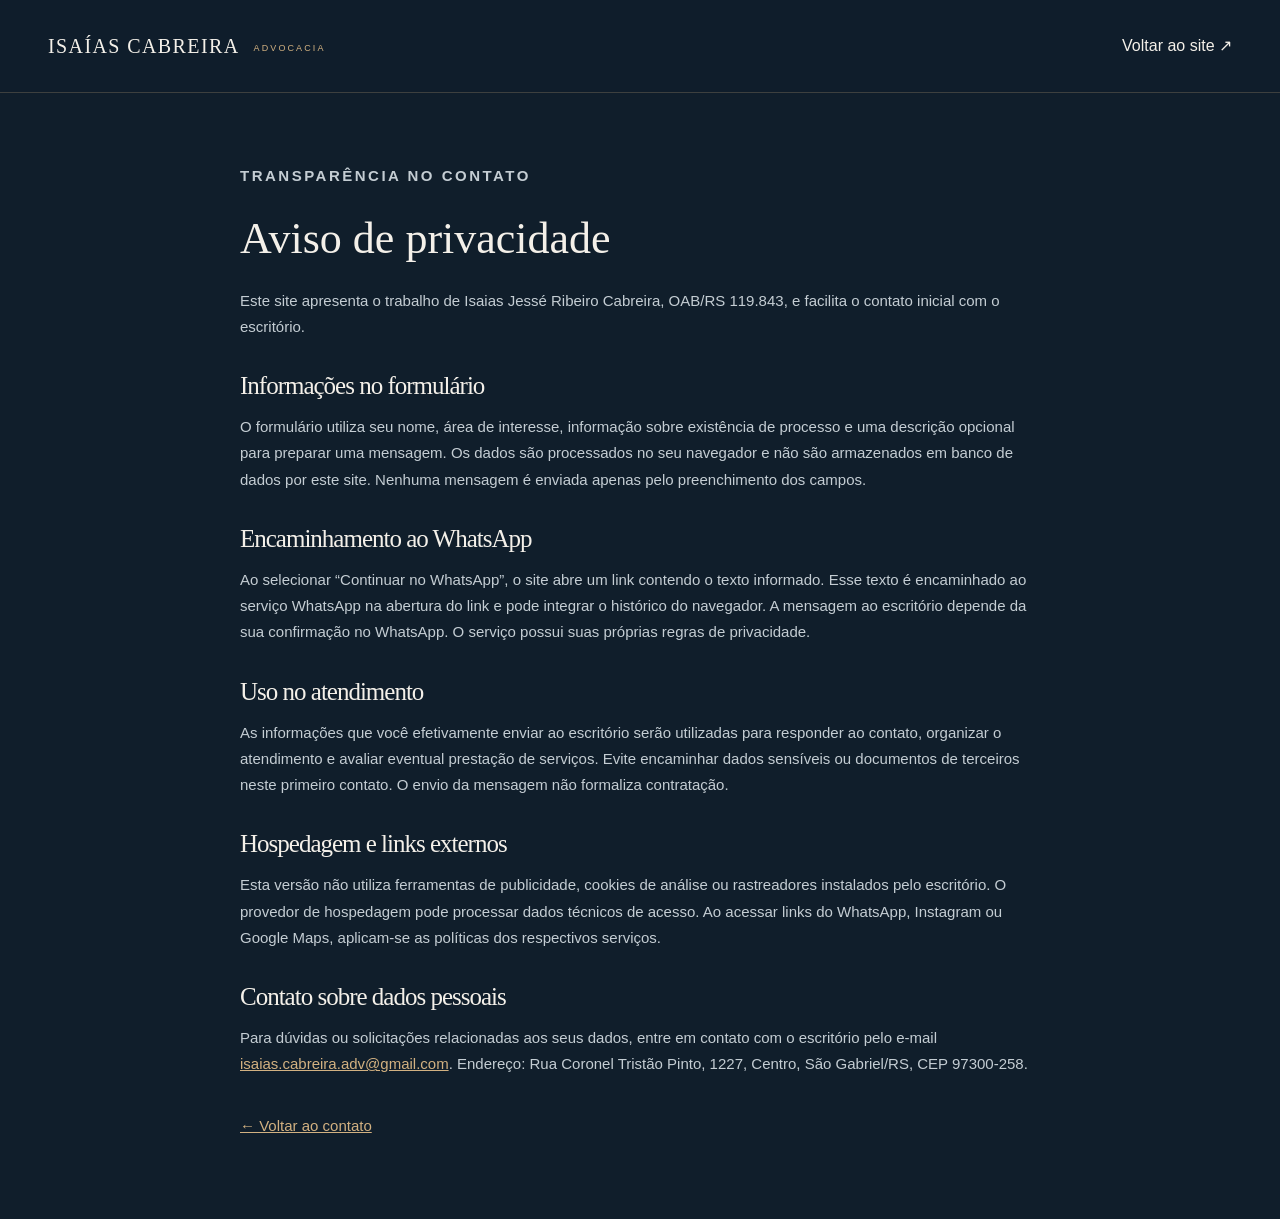
<file: privacidade.html>
<!doctype html><html lang="pt-BR"><head><meta charset="utf-8"><meta name="viewport" content="width=device-width,initial-scale=1"><title>Privacidade | Dr. Isaías Cabreira</title><meta name="robots" content="noindex"><link rel="stylesheet" href="assets/styles.css"><link rel="icon" href="assets/favicon.svg"></head><body><header class="header"><div class="container nav-wrap"><a href="index.html" class="brand">ISAÍAS CABREIRA<small>ADVOCACIA</small></a><a href="index.html#contato">Voltar ao site ↗</a></div></header><main class="container privacy-main"><p class="eyebrow">TRANSPARÊNCIA NO CONTATO</p><h1>Aviso de privacidade</h1><p>Este site apresenta o trabalho de Isaias Jessé Ribeiro Cabreira, OAB/RS 119.843, e facilita o contato inicial com o escritório.</p><h2>Informações no formulário</h2><p>O formulário utiliza seu nome, área de interesse, informação sobre existência de processo e uma descrição opcional para preparar uma mensagem. Os dados são processados no seu navegador e não são armazenados em banco de dados por este site. Nenhuma mensagem é enviada apenas pelo preenchimento dos campos.</p><h2>Encaminhamento ao WhatsApp</h2><p>Ao selecionar “Continuar no WhatsApp”, o site abre um link contendo o texto informado. Esse texto é encaminhado ao serviço WhatsApp na abertura do link e pode integrar o histórico do navegador. A mensagem ao escritório depende da sua confirmação no WhatsApp. O serviço possui suas próprias regras de privacidade.</p><h2>Uso no atendimento</h2><p>As informações que você efetivamente enviar ao escritório serão utilizadas para responder ao contato, organizar o atendimento e avaliar eventual prestação de serviços. Evite encaminhar dados sensíveis ou documentos de terceiros neste primeiro contato. O envio da mensagem não formaliza contratação.</p><h2>Hospedagem e links externos</h2><p>Esta versão não utiliza ferramentas de publicidade, cookies de análise ou rastreadores instalados pelo escritório. O provedor de hospedagem pode processar dados técnicos de acesso. Ao acessar links do WhatsApp, Instagram ou Google Maps, aplicam-se as políticas dos respectivos serviços.</p><h2>Contato sobre dados pessoais</h2><p>Para dúvidas ou solicitações relacionadas aos seus dados, entre em contato com o escritório pelo e-mail <a href="mailto:isaias.cabreira.adv@gmail.com">isaias.cabreira.adv@gmail.com</a>. Endereço: Rua Coronel Tristão Pinto, 1227, Centro, São Gabriel/RS, CEP 97300-258.</p><p style="margin-top:35px"><a href="index.html#contato">← Voltar ao contato</a></p></main></body></html>
</file>
<file: assets/styles.css>
:root{--navy:#101e2b;--navy2:#162736;--brown:#30211c;--gold:#d2b181;--cream:#f4f0e9;--ink:#202c35;--muted:#b7bfc4;--line:rgba(210,177,129,.24)}*{box-sizing:border-box}html{scroll-behavior:smooth;scroll-padding-top:95px}body{margin:0;background:var(--navy);color:var(--cream);font:16px/1.75 Arial,Helvetica,sans-serif}a{color:inherit;text-decoration:none}button,input,textarea,select{font:inherit}button,a,input,select,textarea,summary{-webkit-tap-highlight-color:transparent}button,a,summary{touch-action:manipulation}img{display:block;max-width:100%;height:auto}h1,h2,h3,p,figure{margin:0}h1,h2,h3{font-family:Georgia,'Times New Roman',serif;font-weight:400;line-height:1.12}em{color:var(--gold);font-weight:400}p+p{margin-top:18px}.container{width:min(1220px,calc(100% - 96px));margin:auto}.section{padding:104px 0}.eyebrow{font-size:10px;font-weight:700;letter-spacing:2.5px;color:var(--gold);margin-bottom:25px}.header{position:sticky;top:0;z-index:30;background:rgba(16,30,43,.98);border-bottom:1px solid var(--line)}.nav-wrap{height:92px;display:flex;align-items:center;justify-content:space-between;gap:24px}.brand{display:flex;align-items:center;gap:14px;font-family:Georgia,serif;font-size:20px;letter-spacing:1.4px;line-height:1.35}.brand small{display:block;font:9px/1.8 Arial,sans-serif;letter-spacing:2.1px;color:var(--gold);margin-top:4px}.brand-icon{font-size:38px;font-family:Georgia,serif;color:var(--gold)}nav{display:flex;align-items:center;gap:30px;font-size:12px}nav a:hover,.text-link:hover,.contact-line:hover{color:var(--gold)}.nav-contact{border:1px solid var(--line);padding:10px 20px}.nav-contact span{margin-left:20px}.menu-button{display:none}.hero{background:radial-gradient(ellipse at 15% 65%,#21334444,transparent 60%),var(--navy);overflow:hidden}.hero-grid{display:grid;grid-template-columns:1.15fr 1fr;gap:70px;align-items:center;padding-top:45px}.hero-copy{padding:10px 0 25px}.identity-frame{height:77px;width:300px;overflow:hidden;position:relative;margin-bottom:30px;border:1px solid var(--line)}.identity-frame img{position:absolute;width:300px;max-width:none;height:auto;top:-176px}.hero h1{font-size:clamp(42px,4.2vw,65px);letter-spacing:-1.7px;line-height:1.08;margin-bottom:25px}.lead{color:#c3cbd0;font-size:16px;max-width:470px}.actions{display:flex;gap:27px;align-items:center;margin-top:32px}.button{display:inline-flex;justify-content:space-between;align-items:center;gap:28px;padding:15px 24px;font-size:12px;font-weight:700;border:0;cursor:pointer;transition:background .2s,transform .2s}.gold{background:var(--gold);color:#251d16}.gold:hover{background:#e0c59c;transform:translateY(-2px)}.text-link{font-size:12px;border-bottom:1px solid var(--line);padding-bottom:6px}.text-link span{margin-left:12px}.hero-notes{display:flex;gap:22px;color:#9eacb7;font-size:10px;margin-top:38px}.hero-notes span:before{content:'·';color:var(--gold);margin-right:8px}.hero-portrait{height:615px;position:relative;border-radius:180px 0 0 0;overflow:hidden}.hero-portrait>img{width:100%;height:100%;object-fit:cover;object-position:50% 30%}.hero-portrait:after{content:'';position:absolute;inset:45% 0 0;background:linear-gradient(transparent,rgba(16,30,43,.9))}.portrait-caption{position:absolute;bottom:32px;left:32px;z-index:1}.portrait-caption span{font:28px Georgia,serif}.portrait-caption small{display:block;font-size:9px;letter-spacing:2px;color:var(--gold);margin-top:7px}.hero-bottom{display:flex;justify-content:space-between;padding-top:32px;padding-bottom:30px;font-size:9px;letter-spacing:2px;color:#a6b0b7}.hero-bottom a{letter-spacing:.5px}.light{background:var(--cream);color:var(--ink)}.light .eyebrow{color:#795b36}h2{font-size:clamp(33px,3.1vw,47px);letter-spacing:-1px}.section-heading{display:flex;justify-content:space-between;gap:60px;align-items:flex-end;margin-bottom:48px}.section-heading>p{max-width:310px;color:#67717a;font-size:14px}.areas-grid{display:grid;grid-template-columns:repeat(4,1fr);border-top:1px solid #d4ccc0;border-bottom:1px solid #d4ccc0}.area{padding:32px 24px 32px 0;display:flex;flex-direction:column}.area+.area{border-left:1px solid #d4ccc0;padding-left:24px}.area-number{font:italic 28px Georgia,serif;color:#947345;margin-bottom:30px}.area h3{font-size:25px;min-height:57px;margin-bottom:20px}.area p{font-size:13px;color:#58626b;line-height:1.9;flex:1}.area a{font-size:10px;font-weight:700;margin-top:28px;display:flex;justify-content:space-between;gap:8px}.area a:hover{color:#845c31}.section-footnote{font-size:11px;color:#69737a;margin-top:22px}.lawyer-grid{display:grid;grid-template-columns:1fr 1.1fr;gap:100px;align-items:center}.about-photo{position:relative;padding:0 22px 22px 0}.about-photo:before{content:'';position:absolute;inset:30px 0 0 30px;border:1px solid var(--gold);z-index:0}.about-photo img{width:100%;height:550px;object-fit:cover;position:relative}.photo-label{position:relative;background:var(--brown);padding:14px 20px;letter-spacing:2px;font-size:9px;color:var(--gold)}.about-copy h2{font-size:57px}.registration{color:var(--gold);font-size:11px;margin:22px 0 25px}.large-text{font:23px/1.5 Georgia,serif!important;color:var(--cream)!important}.about-copy>p:not(.eyebrow):not(.registration){font-size:14px;color:#b8c2ca}.about-copy .text-link{display:inline-block;margin-top:26px}.method{background:var(--brown);border-top:1px solid var(--line);border-bottom:1px solid var(--line)}.method .section-heading>p{color:#c4b7ad}.steps{display:grid;grid-template-columns:repeat(4,1fr);gap:30px;margin-top:55px}.steps article{border-top:1px solid #7f6651;padding-top:24px}.steps span{font-size:9px;letter-spacing:1.7px;color:var(--gold)}.steps h3{font-size:23px;margin:18px 0}.steps p{font-size:13px;color:#c9beb5}.team-grid{display:grid;grid-template-columns:1.2fr .8fr;gap:100px;align-items:center}.light em{color:#85613d}.team-copy h3{font-size:25px;margin-top:35px}.role{font-size:10px;letter-spacing:2px;color:#846341;margin:10px 0 24px}.team-copy>p:not(.eyebrow):not(.role){color:#5d656c;font-size:14px}.team-tags{display:flex;flex-wrap:wrap;gap:8px;margin-top:28px}.team-tags span{border:1px solid #d7cec0;padding:6px 10px;font-size:10px;color:#6d5a42}.team-photo img{height:470px;width:100%;object-fit:cover;object-position:50% 30%;border-radius:120px 0 0 0}.team-photo figcaption{background:var(--brown);padding:20px 24px;color:var(--cream);font:18px Georgia,serif}.team-photo figcaption span{display:block;font:10px Arial,sans-serif;color:var(--gold);margin-top:8px}.faq-grid{display:grid;grid-template-columns:1fr 1.2fr;gap:85px}.faq-grid>div>p:last-child{font-size:14px;color:#aebbc5;margin-top:25px;max-width:320px}.questions details{border-bottom:1px solid var(--line)}.questions details:first-child{border-top:1px solid var(--line)}summary{cursor:pointer;padding:23px 30px 23px 0;font-size:14px;position:relative;list-style:none}summary::-webkit-details-marker{display:none}summary:after{content:'+';position:absolute;right:0;color:var(--gold);font-size:23px;top:16px}details[open] summary:after{content:'−'}details p{font-size:13px;color:#b9c3cb;padding:0 26px 23px 0}.contact{background:linear-gradient(120deg,#38271f,#231d1c);border-top:1px solid var(--line)}.contact-grid{display:grid;grid-template-columns:1fr 1fr;gap:100px}.contact h2{margin-bottom:28px}.contact-grid>div>p:not(.eyebrow){font-size:14px;color:#c4b7af}.phone{display:block;font:30px Georgia,serif;margin-top:36px;color:var(--gold)}.contact-line{display:block;font-size:13px;margin-top:12px;overflow-wrap:anywhere}address{font-style:normal;font-size:13px;color:#c8beb8;margin-top:30px}.contact-links{display:flex;gap:25px;margin-top:18px;font-size:12px;color:var(--gold)}.contact-form{background:#f5f0e8;padding:38px;color:var(--ink);border-top:3px solid var(--gold)}.contact-form h3{font-size:31px}.contact-form>p:first-of-type{font-size:13px;color:#687078;margin-top:9px;margin-bottom:25px}.contact-form label:not(.consent){display:block;font-size:11px;font-weight:700;margin:16px 0 6px}.contact-form input:not([type=checkbox]),select,textarea{display:block;width:100%;border:1px solid #c5bfb5;border-radius:0;background:#fffdf9;color:var(--ink);padding:11px 12px;font-size:13px;min-height:45px}textarea{resize:vertical}.optional{font-weight:400;color:#687078}.contact-form .form-note{font-size:10px;line-height:1.6;color:#686c70;margin-top:11px}.consent{display:flex;align-items:flex-start;gap:9px;font-size:11px;line-height:1.6;margin:20px 0}.consent input{margin:3px 0 0;accent-color:#765b39;min-width:16px;width:16px;height:16px}.consent a{text-decoration:underline}.contact-form .button{width:100%;font-size:13px}.contact-form #form-status{font-size:12px;color:#475a39;margin-top:10px}footer{padding:43px 0 25px}.footer-top{display:flex;justify-content:space-between;align-items:center;gap:25px}.footer-top>span,.footer-top>a:last-child{font-size:10px;color:#b4bec6}.footer-bottom{border-top:1px solid var(--line);margin-top:30px;padding-top:23px;display:flex;justify-content:space-between;align-items:center;color:#9faeb9;font-size:10px}.floating-contact{position:fixed;bottom:24px;right:24px;background:var(--gold);color:#281f18;font-size:12px;padding:12px 19px;border-radius:30px;box-shadow:0 4px 22px #0004;z-index:20}.floating-contact span{margin-right:8px}.skip{position:fixed;top:-100px;left:15px;padding:12px;background:var(--cream);color:var(--navy);z-index:50}.skip:focus{top:10px}:focus-visible{outline:3px solid #b78b50;outline-offset:4px}.privacy-main{max-width:800px;padding-top:70px;padding-bottom:80px}.privacy-main h1{font-size:44px;margin-bottom:24px}.privacy-main h2{font-size:25px;margin:32px 0 14px}.privacy-main p{color:#c4cdd3;font-size:15px}.privacy-main a{text-decoration:underline;color:var(--gold)}
@media(min-width:1500px){.hero-grid{gap:100px}.hero-portrait{height:665px}}
@media(max-width:1050px){.container{width:calc(100% - 56px)}.hero-grid{gap:35px}.hero-portrait{height:580px}.hero h1{font-size:46px}.actions{gap:20px;flex-wrap:wrap}.lawyer-grid,.team-grid,.contact-grid{gap:50px}.areas-grid{grid-template-columns:repeat(2,1fr)}.area:nth-child(3){border-left:0;padding-left:0}.area:nth-child(n+3){border-top:1px solid #d4ccc0}.area h3{min-height:0}.steps{gap:22px}.steps h3{font-size:21px}.footer-top{flex-wrap:wrap}}
@media(max-width:760px){html{scroll-padding-top:80px}.container{width:calc(100% - 40px)}.header .nav-wrap{height:77px}.brand{font-size:16px;gap:9px}.brand-icon{font-size:30px}.brand small{font-size:8px;letter-spacing:1.1px}.menu-button{display:block;border:1px solid var(--line);background:none;color:var(--cream);font-size:11px;padding:8px 10px}.menu-button span{margin-left:6px}nav{display:none;position:absolute;top:77px;left:0;width:100%;background:var(--navy);padding:15px 25px 25px;border-bottom:1px solid var(--line)}nav.open{display:flex;flex-direction:column;align-items:stretch;gap:0}nav>a{padding:12px 0}.nav-contact{border:0}.hero-grid{grid-template-columns:1fr;padding-top:28px;gap:28px}.hero-copy{padding-bottom:0}.identity-frame{margin-bottom:25px;width:270px;height:70px}.identity-frame img{width:270px;top:-158px}.hero .eyebrow{font-size:9px;margin-bottom:21px}.hero h1{font-size:45px;letter-spacing:-1.3px}.lead{font-size:14px}.hero-notes{margin-top:26px;gap:15px;font-size:9px}.hero-portrait{height:460px;border-radius:110px 0 0 0}.hero-portrait>img{object-position:50% 25%}.hero-bottom{padding-top:22px;padding-bottom:22px;font-size:8px;letter-spacing:1px}.hero-bottom a{font-size:9px}.section{padding:65px 0}.section-heading{display:block;margin-bottom:32px}.section-heading>p{margin-top:23px;max-width:none}.eyebrow{font-size:9px;margin-bottom:20px}h2{font-size:34px}.area{padding:25px 16px 25px 0}.area+.area{padding-left:16px}.area:nth-child(3){padding-left:0}.area h3{font-size:23px;min-height:52px}.area p{font-size:12px}.area a{font-size:10px;align-items:center}.area-number{margin-bottom:20px}.lawyer-grid,.team-grid,.faq-grid,.contact-grid{grid-template-columns:1fr;gap:35px}.about-photo{max-width:470px}.about-photo img{height:440px}.about-copy h2{font-size:47px}.steps{grid-template-columns:repeat(2,1fr);gap:28px 20px;margin-top:35px}.team-photo{max-width:440px;width:100%;margin:auto}.team-photo img{height:480px}.team-copy h3{font-size:24px}.contact-form{padding:26px 22px}.phone{font-size:28px}.footer-top{align-items:flex-start;flex-direction:column;gap:18px}.footer-bottom{align-items:flex-start;gap:20px;padding-bottom:60px}.floating-contact{bottom:16px;right:16px;font-size:11px;padding:10px 16px}.privacy-main h1{font-size:35px}}
@media(prefers-reduced-motion:reduce){html{scroll-behavior:auto}*,*:before,*:after{transition:none!important}}
</file>
